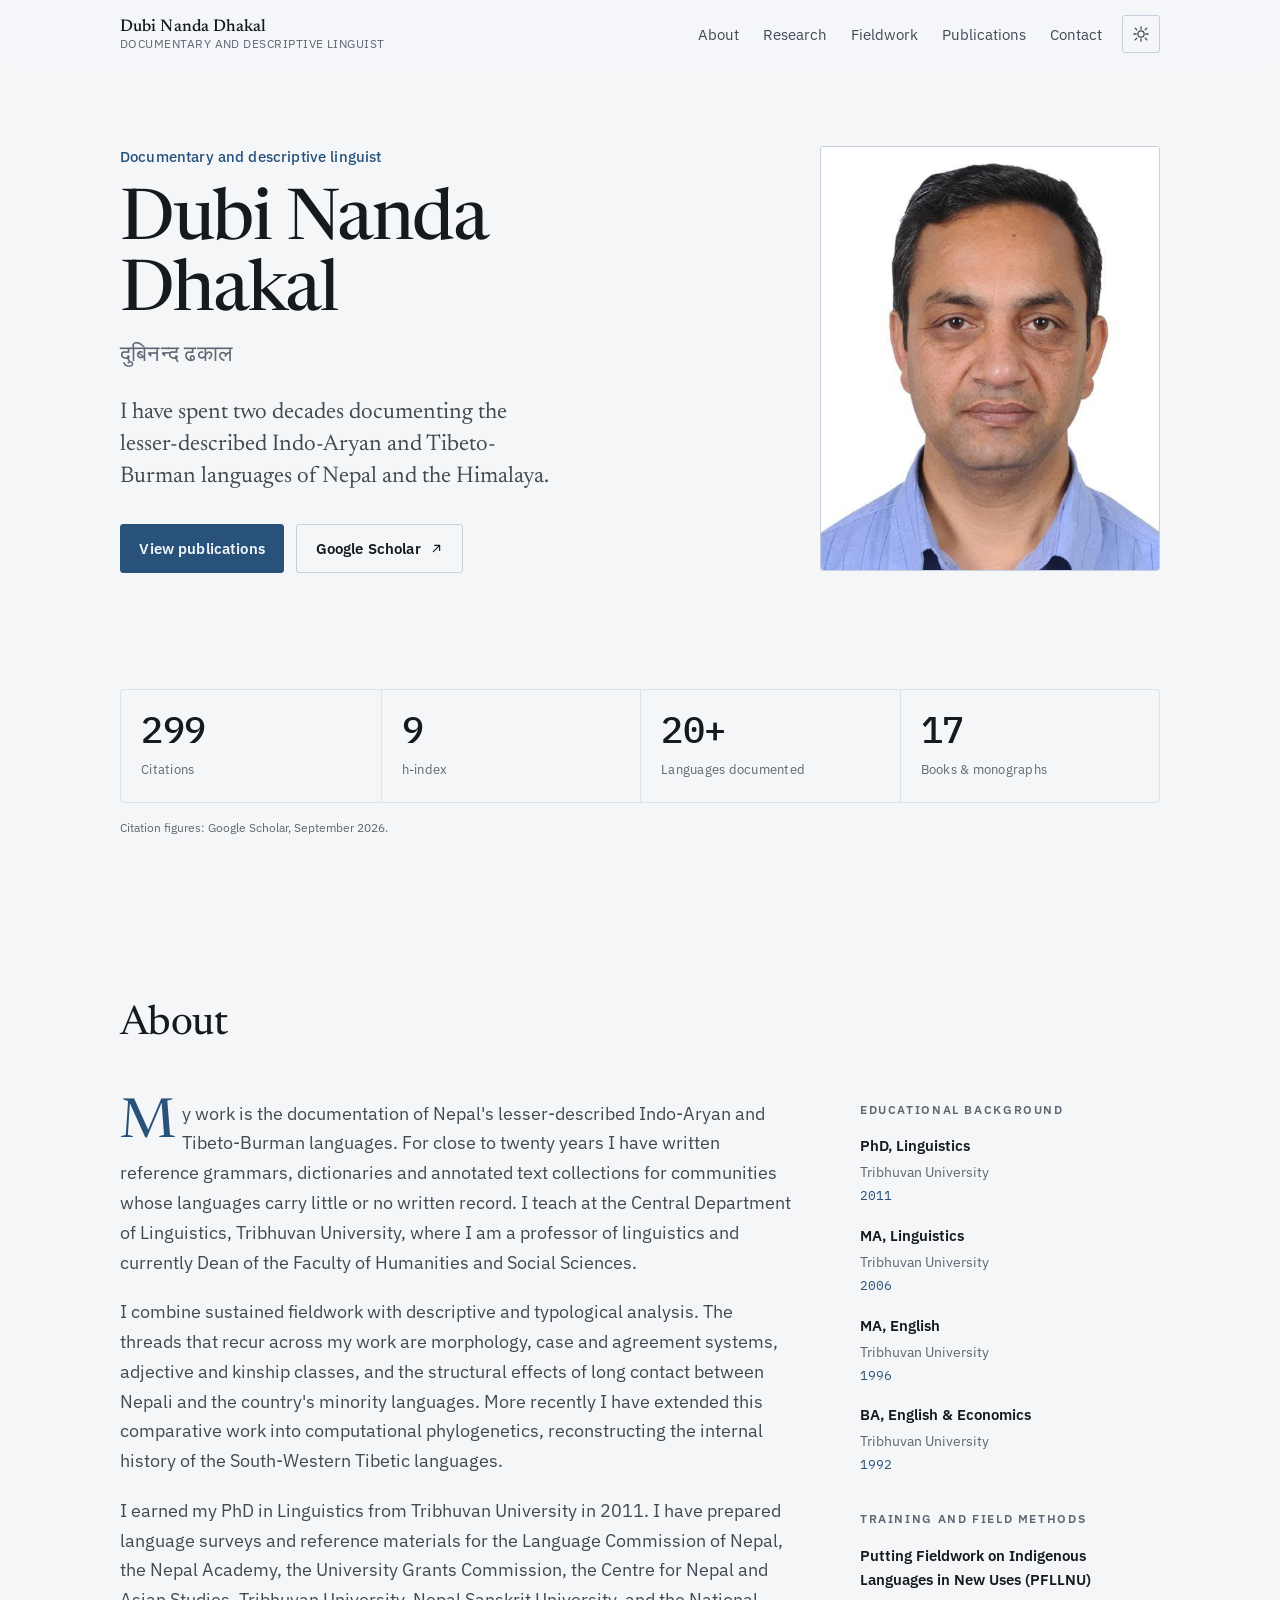
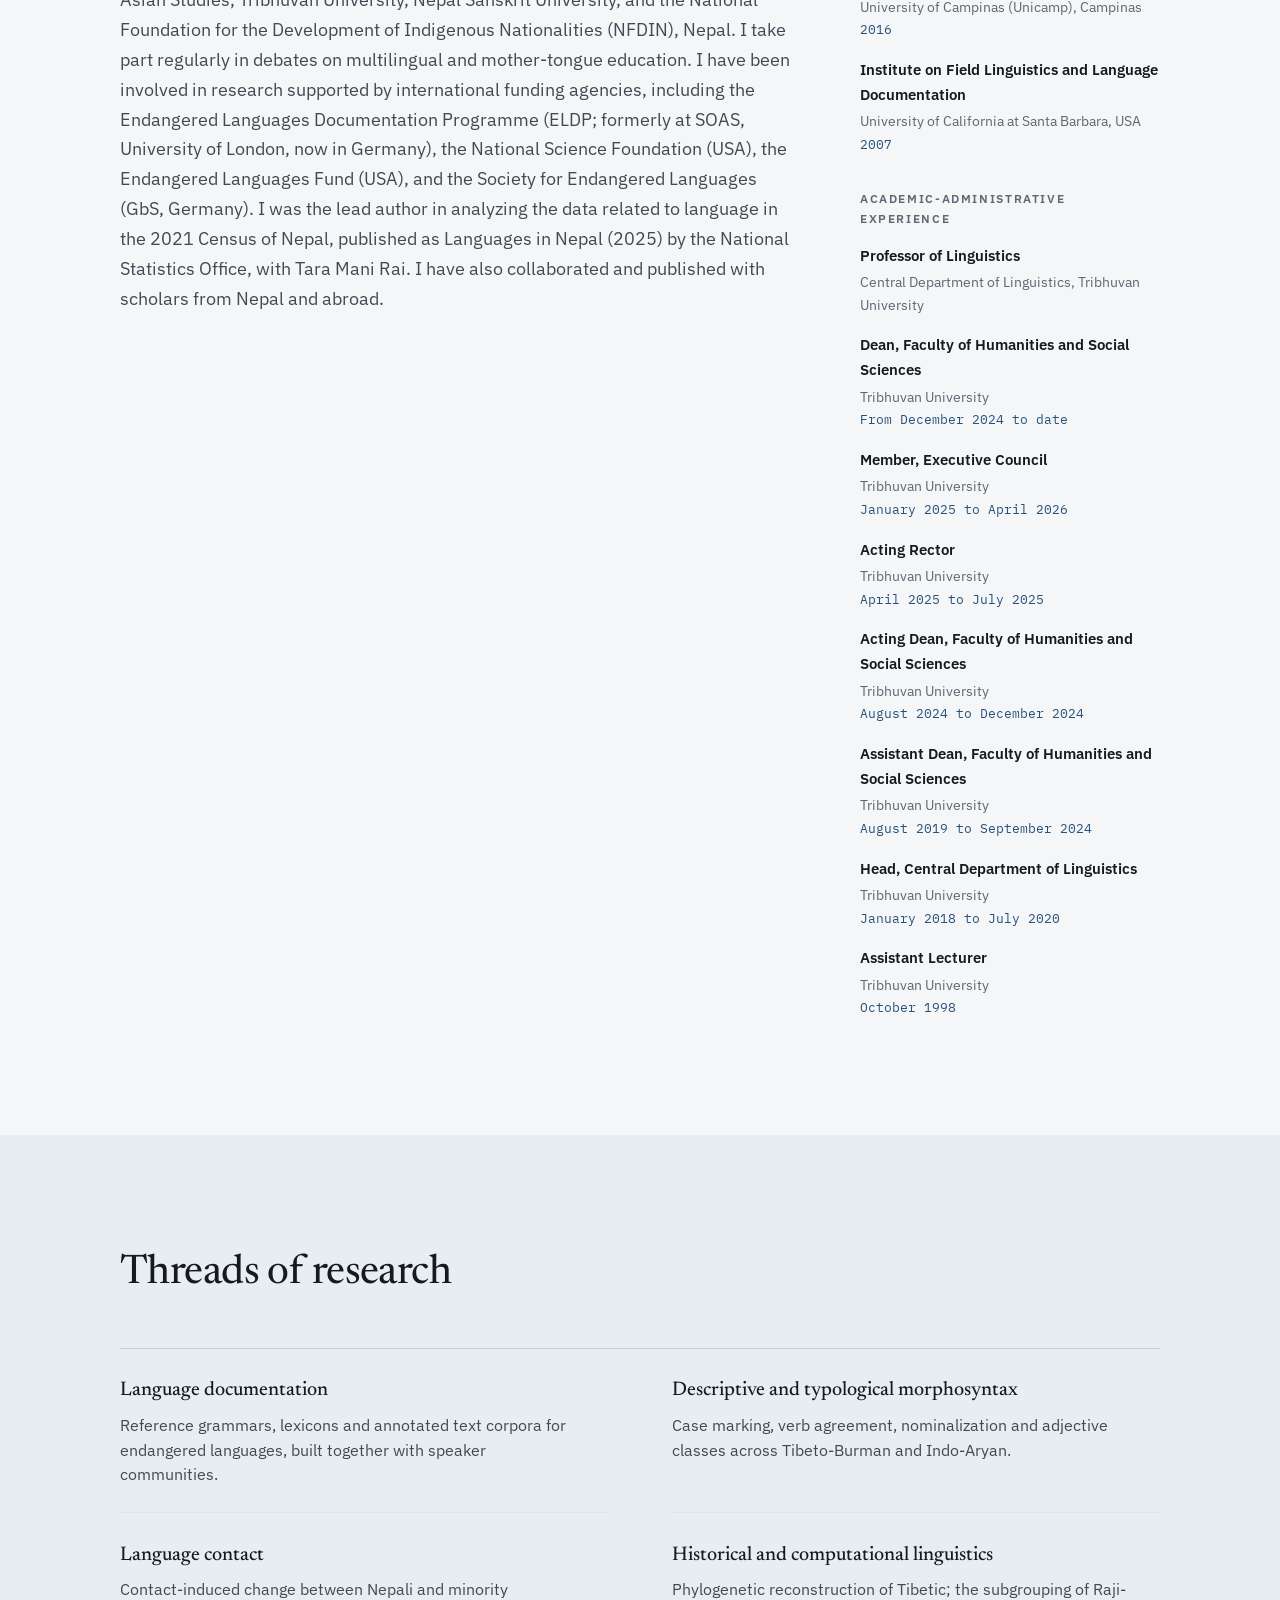
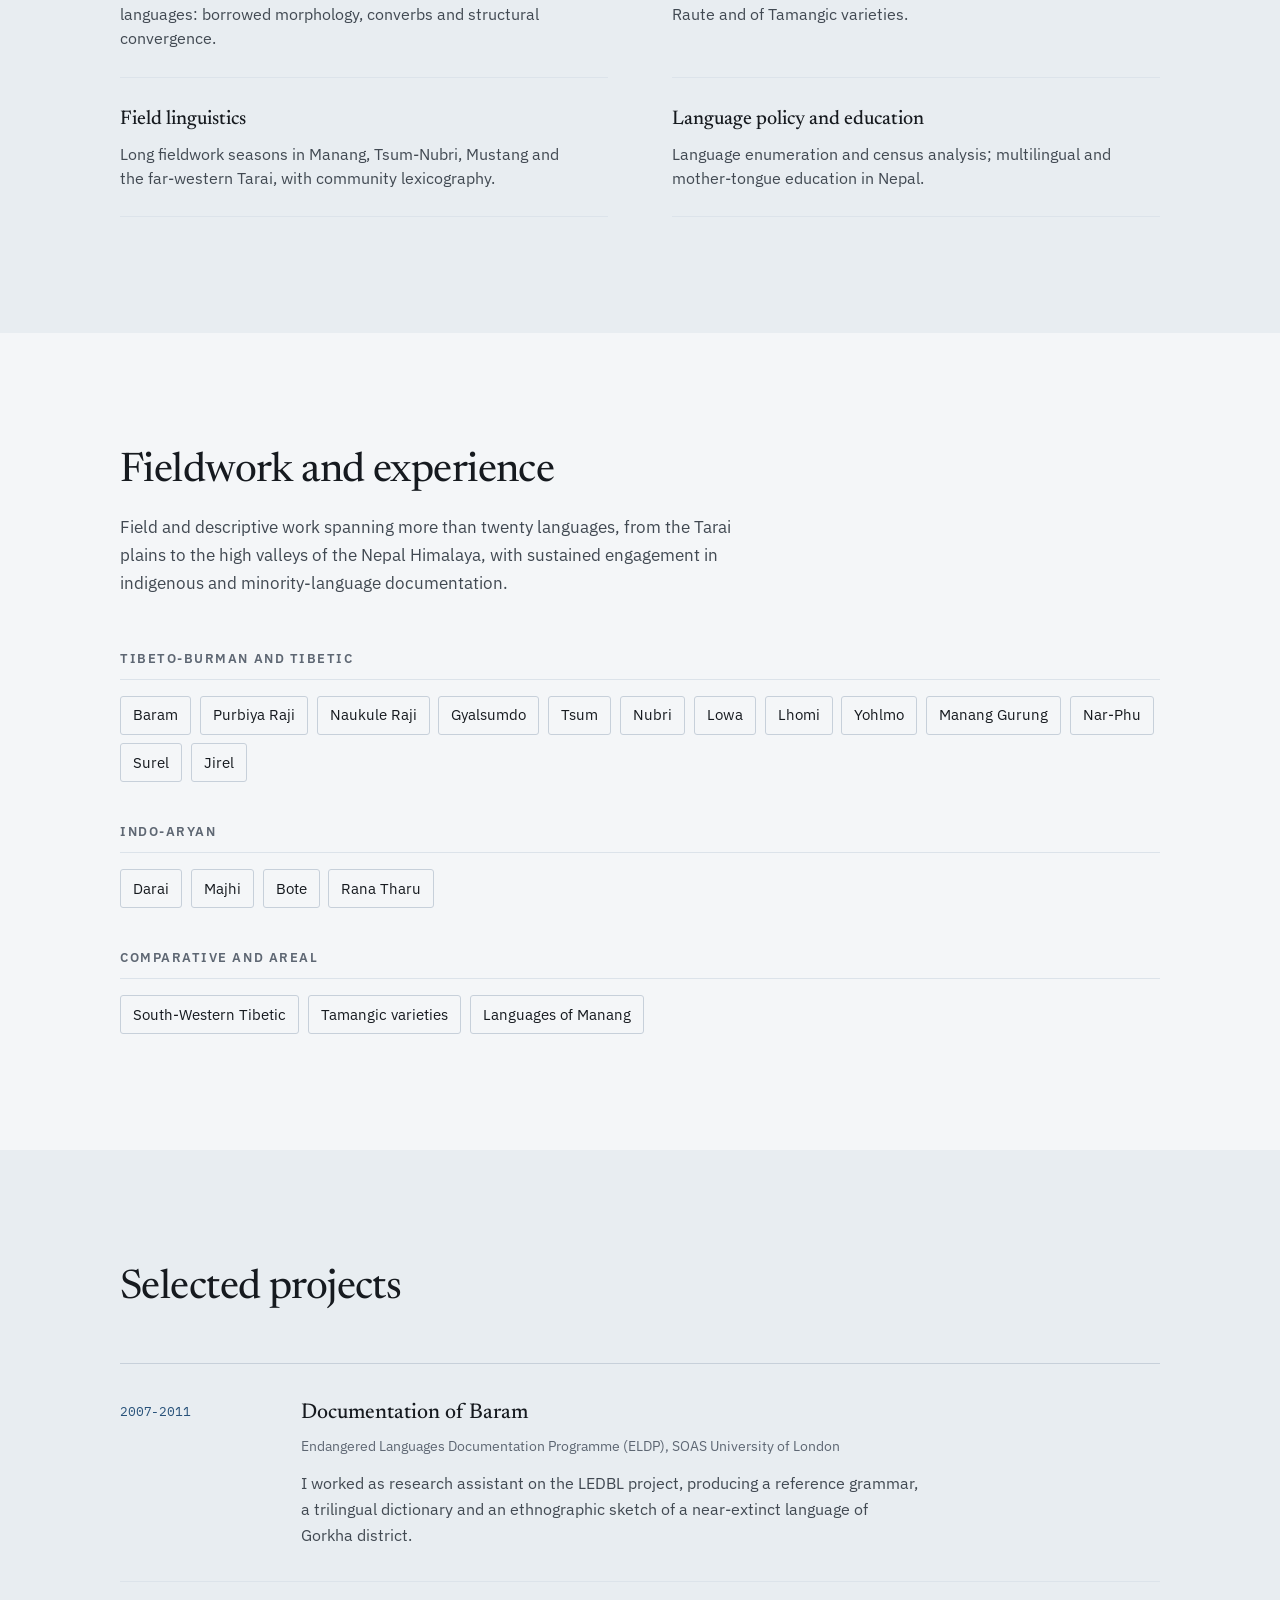
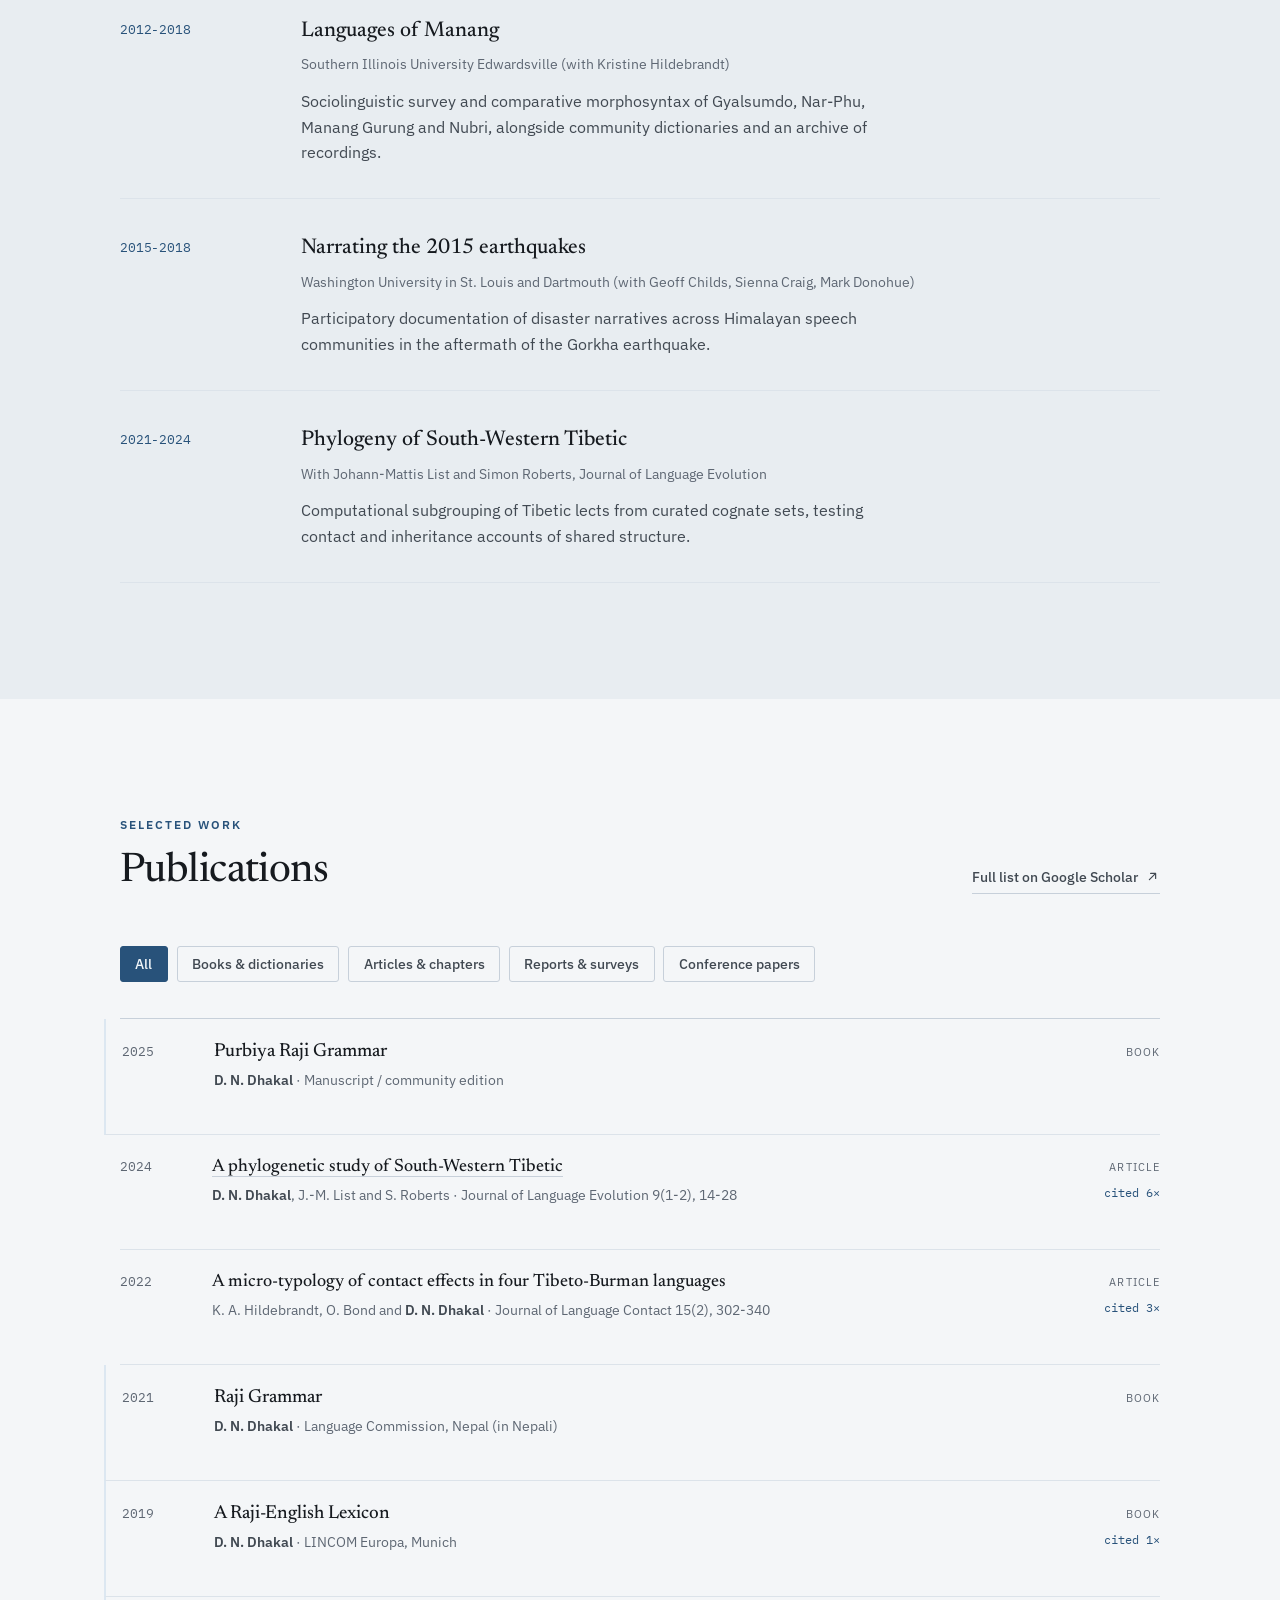
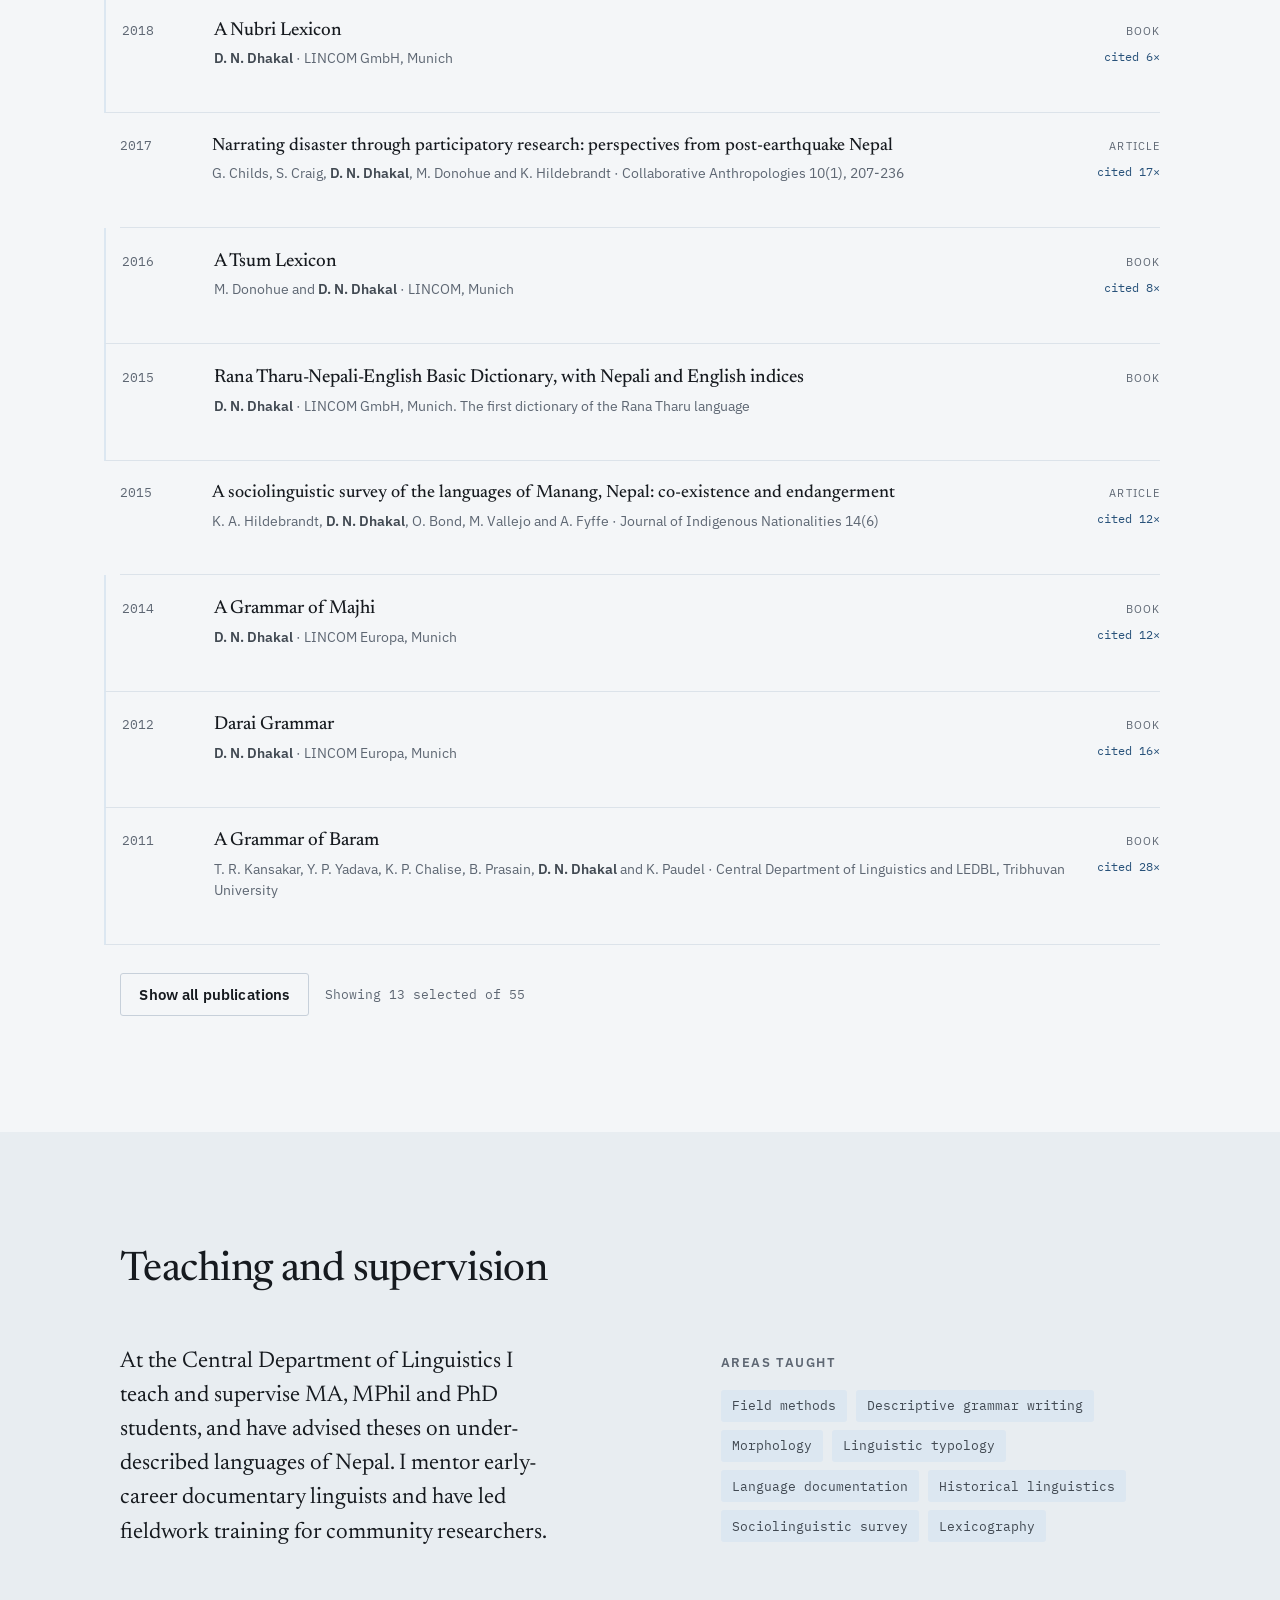
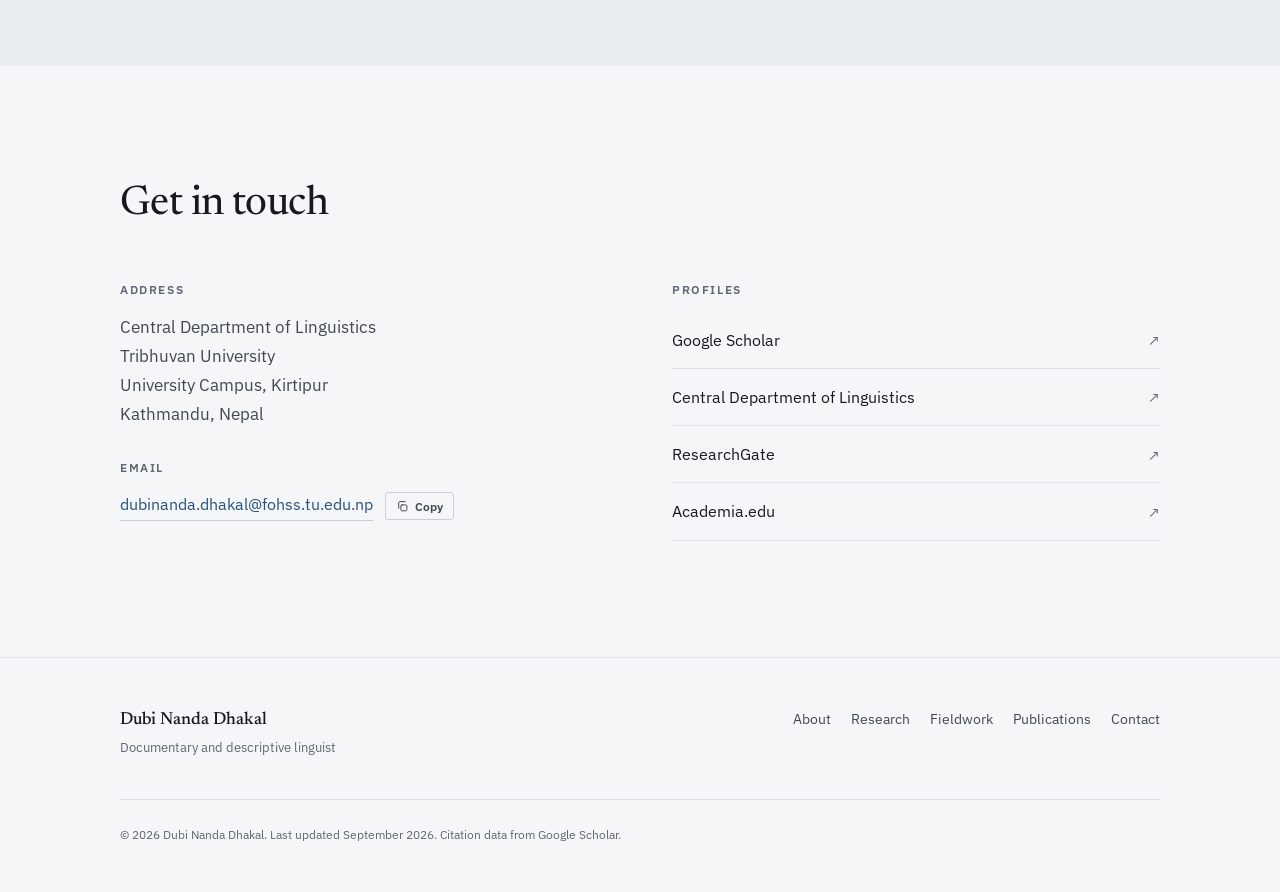
<file: index.html>
<!doctype html>
<html lang="en" data-theme="">
<head>
<meta charset="utf-8">
<meta name="viewport" content="width=device-width, initial-scale=1">
<title>Dubi Nanda Dhakal - Linguist</title>
<meta name="description" content="Dubi Nanda Dhakal, linguist at Tribhuvan University. I document the endangered Indo-Aryan and Tibeto-Burman languages of Nepal: reference grammars, dictionaries, text collections and research.">
<meta name="author" content="Dubi Nanda Dhakal">
<meta name="color-scheme" content="light dark">

<meta property="og:type" content="profile">
<meta property="og:title" content="Dubi Nanda Dhakal - Linguist">
<meta property="og:description" content="Documentary and descriptive linguist at Tribhuvan University. Grammars, dictionaries and text collections for the endangered languages of Nepal and the Himalaya.">
<meta property="og:locale" content="en_US">

<link rel="icon" type="image/png" sizes="32x32" href="assets/img/favicon-32.png">
<link rel="icon" type="image/png" sizes="180x180" href="assets/img/favicon-180.png">
<link rel="apple-touch-icon" href="assets/img/favicon-180.png">
<meta name="theme-color" content="#28527a">

<link rel="preconnect" href="https://fonts.googleapis.com">
<link rel="preconnect" href="https://fonts.gstatic.com" crossorigin>
<link href="https://fonts.googleapis.com/css2?family=Newsreader:ital,opsz,wght@0,6..72,380;0,6..72,440;0,6..72,520;1,6..72,400;1,6..72,480&family=IBM+Plex+Sans:wght@400;500;600&family=IBM+Plex+Mono:wght@400;500&display=swap" rel="stylesheet">

<link rel="stylesheet" href="assets/css/styles.css">
</head>
<body>

<a class="skip-link" href="#main">Skip to content</a>

<header class="site-header" id="siteHeader">
  <div class="wrap site-header__inner">
    <a class="wordmark" href="#top">
      <span class="wordmark__name">Dubi Nanda Dhakal</span>
      <span class="wordmark__role">Linguist · Tribhuvan University</span>
    </a>

    <nav class="site-nav" aria-label="Primary">
      <button class="nav-toggle" id="navToggle" aria-expanded="false" aria-controls="navList">
        <span class="nav-toggle__bar" aria-hidden="true"></span>
        <span class="sr-only">Menu</span>
      </button>
      <ul class="site-nav__list" id="navList">
        <li><a href="#about">About</a></li>
        <li><a href="#research">Research</a></li>
        <li><a href="#fieldwork">Fieldwork</a></li>
        <li><a href="#publications">Publications</a></li>
        <li><a href="#contact">Contact</a></li>
      </ul>
    </nav>

    <button class="theme-toggle" id="themeToggle" aria-label="Switch colour theme" title="Switch colour theme">
      <svg class="theme-toggle__icon theme-toggle__icon--sun" viewBox="0 0 24 24" aria-hidden="true"><circle cx="12" cy="12" r="4.2"/><path d="M12 2.5v3M12 18.5v3M4.2 4.2l2.1 2.1M17.7 17.7l2.1 2.1M2.5 12h3M18.5 12h3M4.2 19.8l2.1-2.1M17.7 6.3l2.1-2.1"/></svg>
    <svg class="theme-toggle__icon theme-toggle__icon--moon" viewBox="0 0 24 24" aria-hidden="true"><path d="M20 14.5A8 8 0 0 1 9.5 4a8 8 0 1 0 10.5 10.5z"/></svg>
    </button>
  </div>
</header>

<main id="main">
  <span id="top"></span>

  <!-- ============ HERO ============ -->
  <section class="hero wrap" aria-labelledby="heroName">
    <div class="hero__text">
      <p class="hero__kicker" id="siteRole">Documentary and descriptive linguist</p>
      <h1 class="hero__name" id="heroName">Dubi&nbsp;Nanda<br>Dhakal</h1>
      <p class="hero__deva" id="siteDeva" lang="ne" aria-hidden="true"></p>
      <p class="hero__lede" id="siteTagline"></p>
      <div class="hero__actions">
        <a class="btn btn--solid" id="heroPublications" href="#publications">View publications</a>
        <a class="btn btn--ghost" id="heroScholar" href="#" target="_blank" rel="noopener">
          Google Scholar
          <svg class="btn__ext" viewBox="0 0 24 24" aria-hidden="true"><path d="M7 17 17 7M9 7h8v8"/></svg>
        </a>
      </div>
    </div>

    <div class="hero__aside">
      <figure class="portrait">
        <img id="portraitImg" src="assets/img/dubi-nanda-dhakal.jpg" width="600" height="600"
             alt="Portrait of Professor Dubi Nanda Dhakal" loading="eager" fetchpriority="high"
             onerror="this.style.display='none';this.closest('.portrait').classList.add('portrait--empty')">
        <span class="portrait__fallback" aria-hidden="true">दु<span class="portrait__initials">DND</span></span>
      </figure>
    </div>
  </section>

  <!-- ============ METRICS ============ -->
  <section class="metrics wrap" aria-label="Research profile at a glance">
    <ul class="metrics__list" id="metricsList"></ul>
    <p class="metrics__note" id="metricsNote"></p>
  </section>

  <!-- ============ ABOUT ============ -->
  <section class="section wrap" id="about" aria-labelledby="aboutHeading">
    <div class="section__head">
      <h2 class="section__title" id="aboutHeading">About</h2>
    </div>
    <div class="about">
      <div class="about__prose" id="aboutProse"></div>
      <aside class="about__meta">
        <div class="meta-block">
          <h3 class="meta-block__title">Educational background</h3>
          <ul class="meta-list" id="educationList"></ul>
        </div>
        <div class="meta-block">
          <h3 class="meta-block__title">Training and field methods</h3>
          <ul class="meta-list" id="trainingList"></ul>
        </div>
        <div class="meta-block">
          <h3 class="meta-block__title">Academic-administrative experience</h3>
          <ul class="meta-list" id="appointmentsList"></ul>
        </div>
      </aside>
    </div>
  </section>

  <!-- ============ RESEARCH ============ -->
  <section class="section section--tint wrap-full" id="research" aria-labelledby="researchHeading">
    <div class="wrap">
      <div class="section__head">
        <h2 class="section__title" id="researchHeading">Threads of research</h2>
      </div>
      <dl class="research" id="researchList"></dl>
    </div>
  </section>

  <!-- ============ FIELDWORK ============ -->
  <section class="section wrap" id="fieldwork" aria-labelledby="fieldworkHeading">
    <div class="section__head">
      <h2 class="section__title" id="fieldworkHeading">Fieldwork and experience</h2>
      <p class="section__intro" id="fieldworkIntro"></p>
    </div>

    <div class="langs" id="langGroups"></div>
  </section>

  <!-- ============ PROJECTS ============ -->
  <section class="section section--tint wrap-full" id="projects" aria-labelledby="projectsHeading">
    <div class="wrap">
      <div class="section__head">
        <h2 class="section__title" id="projectsHeading">Selected projects</h2>
      </div>
      <ol class="projects" id="projectList"></ol>
    </div>
  </section>

  <!-- ============ PUBLICATIONS ============ -->
  <section class="section wrap" id="publications" aria-labelledby="pubHeading">
    <div class="section__head section__head--split">
      <div>
        <p class="eyebrow">Selected work</p>
        <h2 class="section__title" id="pubHeading">Publications</h2>
      </div>
      <a class="section__aside-link" id="pubScholarLink" href="#" target="_blank" rel="noopener">
        Full list on Google Scholar
        <svg class="btn__ext" viewBox="0 0 24 24" aria-hidden="true"><path d="M7 17 17 7M9 7h8v8"/></svg>
      </a>
    </div>

    <div class="filters" role="group" aria-label="Filter publications by type">
      <button class="chip is-active" data-filter="all" aria-pressed="true">All</button>
      <button class="chip" data-filter="book" aria-pressed="false">Books &amp; dictionaries</button>
      <button class="chip" data-filter="article" aria-pressed="false">Articles &amp; chapters</button>
      <button class="chip" data-filter="report" aria-pressed="false">Reports &amp; surveys</button>
      <button class="chip" data-filter="conference" aria-pressed="false">Conference papers</button>
    </div>

    <ol class="pubs" id="pubList"></ol>
    <p class="pubs__empty" id="pubEmpty" hidden>No publications match that filter.</p>

    <div class="pubs__more">
      <button class="btn btn--ghost" id="pubToggle" aria-expanded="false">Show all publications</button>
      <span class="pubs__count" id="pubCount"></span>
    </div>
  </section>

  <!-- ============ TEACHING ============ -->
  <section class="section section--tint wrap-full" id="teaching" aria-labelledby="teachHeading">
    <div class="wrap">
      <div class="section__head">
        <h2 class="section__title" id="teachHeading">Teaching and supervision</h2>
      </div>
      <div class="teaching">
        <p class="prose-lg" id="teachingText"></p>
        <div class="teaching__areas">
          <h3 class="regions__title">Areas taught</h3>
          <ul class="regions__list" id="teachingAreas"></ul>
        </div>
      </div>
    </div>
  </section>

  <!-- ============ CONTACT ============ -->
  <section class="section wrap" id="contact" aria-labelledby="contactHeading">
    <div class="section__head">
      <h2 class="section__title" id="contactHeading">Get in touch</h2>
    </div>
    <div class="contact">
      <div class="contact__col">
        <h3 class="meta-block__title">Address</h3>
        <address class="contact__address" id="contactAddress"></address>

        <h3 class="meta-block__title contact__email-title">Email</h3>
        <div class="contact__email">
          <a class="contact__email-link" id="contactEmail" href="#">&nbsp;</a>
          <button class="contact__copy" id="contactCopy" type="button">
            <svg class="contact__copy-icon" viewBox="0 0 24 24" aria-hidden="true"><rect x="9" y="9" width="11" height="11" rx="2"/><path d="M5 15V5a2 2 0 0 1 2-2h10"/></svg>
            <span class="contact__copy-label">Copy</span>
          </button>
        </div>
        <p class="contact__email-hint" id="contactEmailHint" hidden>Copied to clipboard</p>
      </div>
      <div class="contact__col">
        <h3 class="meta-block__title">Profiles</h3>
        <ul class="contact__links" id="contactLinks"></ul>
      </div>
    </div>
  </section>
</main>

<footer class="site-footer wrap-full">
  <div class="wrap site-footer__inner">
    <div>
      <p class="site-footer__name">Dubi Nanda Dhakal</p>
      <p class="site-footer__role">Professor of Linguistics · Tribhuvan University</p>
    </div>
    <nav class="site-footer__nav" aria-label="Footer">
      <a href="#about">About</a>
      <a href="#research">Research</a>
      <a href="#fieldwork">Fieldwork</a>
      <a href="#publications">Publications</a>
      <a href="#contact">Contact</a>
    </nav>
    <p class="site-footer__fine" id="footerFine"></p>
  </div>
</footer>

<noscript>
  <div class="wrap" style="padding:2rem 0">
    <p>I am Dubi Nanda Dhakal, a professor of linguistics at the Central Department of Linguistics,
    Tribhuvan University. I document the endangered Indo-Aryan and Tibeto-Burman languages of Nepal.
    See my full publication list on
    <a href="https://scholar.google.com/citations?user=uSFaQ0oAAAAJ&hl=en">Google Scholar</a>.</p>
  </div>
</noscript>

<script src="assets/js/data.js"></script>
<script src="assets/js/main.js"></script>
</body>
</html>
</file>
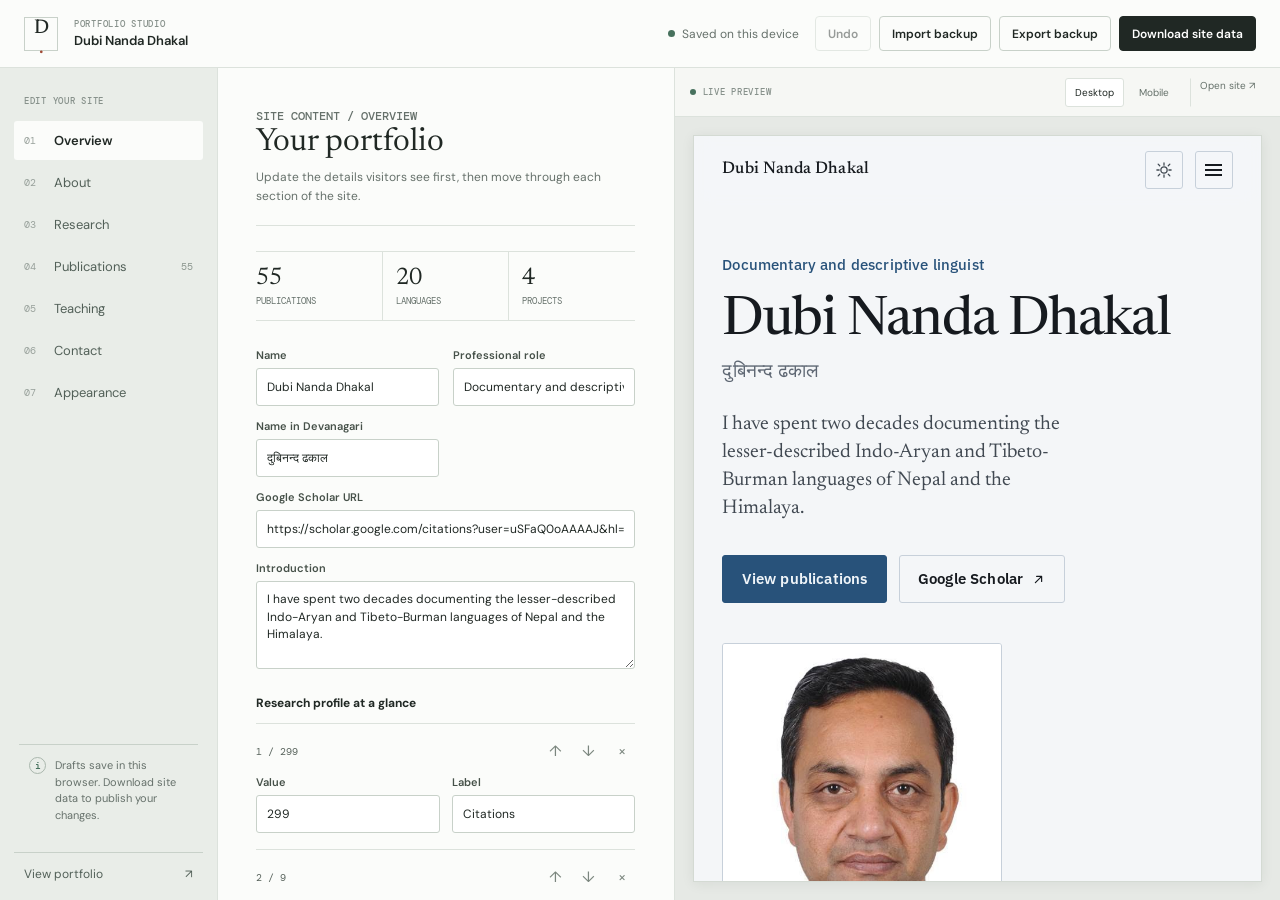
<file: admin.html>
<!doctype html>
<html lang="en">
<head>
<meta charset="utf-8">
<meta name="viewport" content="width=device-width, initial-scale=1">
<meta name="theme-color" content="#f4f5f2">
<title>Portfolio Studio</title>
<link rel="preconnect" href="https://fonts.googleapis.com">
<link rel="preconnect" href="https://fonts.gstatic.com" crossorigin>
<link href="https://fonts.googleapis.com/css2?family=DM+Mono:wght@400;500&family=DM+Sans:wght@400;500;600;700&family=Newsreader:opsz,wght@6..72,400;6..72,500&display=swap" rel="stylesheet">
<link rel="stylesheet" href="assets/css/admin.css">
</head>
<body>
<header class="topbar">
  <a class="studio-mark" href="index.html" aria-label="Return to portfolio">D<span>.</span></a>
  <div class="topbar__title">
    <span class="topbar__eyebrow">PORTFOLIO STUDIO</span>
    <strong id="adminName">Website editor</strong>
  </div>
  <div class="topbar__status" id="saveStatus" role="status" aria-live="polite">
    <span class="status-dot"></span><span>Draft ready</span>
  </div>
  <div class="topbar__actions">
    <button class="button button--quiet" id="undoButton" type="button" disabled>Undo</button>
    <button class="button button--quiet" id="importButton" type="button">Import backup</button>
    <button class="button button--primary" id="exportButton" type="button">Download site data</button>
    <input id="importFile" type="file" accept="application/json,.json" hidden>
  </div>
</header>

<div class="admin-layout">
  <aside class="sidebar">
    <p class="sidebar__label">EDIT YOUR SITE</p>
    <nav class="section-nav" id="sectionNav" aria-label="Editor sections"></nav>
    <div class="sidebar__note">
      <span class="sidebar__note-mark" aria-hidden="true">i</span>
      <p>Drafts save in this browser. Download site data to publish your changes.</p>
    </div>
    <a class="sidebar__return" href="index.html">View portfolio <span aria-hidden="true">↗</span></a>
  </aside>

  <main class="workspace">
    <section class="editor-pane" aria-label="Portfolio editor">
      <div class="editor-pane__scroll" id="editorContent"></div>
    </section>
    <section class="preview-pane" aria-label="Live website preview">
      <div class="preview-toolbar">
        <div class="preview-toolbar__label"><span class="preview-live-dot"></span> LIVE PREVIEW</div>
        <div class="preview-toolbar__actions">
          <button class="preview-mode is-active" type="button" data-preview="desktop" aria-pressed="true">Desktop</button>
          <button class="preview-mode" type="button" data-preview="mobile" aria-pressed="false">Mobile</button>
          <a class="preview-open" href="index.html" target="_blank" rel="noopener">Open site ↗</a>
        </div>
      </div>
      <div class="preview-stage" id="previewStage">
        <iframe id="sitePreview" title="Live preview of the portfolio website" src="index.html"></iframe>
      </div>
    </section>
  </main>
</div>

<script src="assets/js/data.js"></script>
<script src="assets/js/admin.js"></script>
</body>
</html>
</file>
<file: assets/css/styles.css>
/* =============================================================================
   Dubi Nanda Dhakal - portfolio
   Native CSS. No framework, no build step.
   Type:  Newsreader (display, literary serif) + IBM Plex Sans (text / UI)
   Accent: a single deep Prussian blue, the colour of a Himalayan sky and of
           archival ink, on cool paper. Locked across the whole page, both themes.
   ========================================================================== */

/* ---------- Tokens ---------- */
:root {
  --paper: #f4f6f8;
  --surface-2: #e8edf1;
  --ink: #161a1f;
  --ink-2: #414952;
  --ink-3: #5e6773;
  --line: #dce3ea;
  --line-2: #c7d0da;
  --accent: #28527a;
  --accent-2: #1e4061;
  --accent-wash: #dce7f1;
  --on-accent: #f0f5f9;

  --r: 3px;
  --measure: 63ch;
  --wrap: 1120px;
  --wrap-narrow: 760px;

  --ff-serif: "Newsreader", "Iowan Old Style", "Palatino Linotype", Georgia, serif;
  --ff-sans: "IBM Plex Sans", ui-sans-serif, system-ui, -apple-system, "Segoe UI", Roboto, Helvetica, Arial, sans-serif;
  --ff-mono: "IBM Plex Mono", ui-monospace, SFMono-Regular, Menlo, Consolas, monospace;

  --step-hero: clamp(2.7rem, 1.9rem + 4.2vw, 4.4rem);
  --step-h2: clamp(1.8rem, 1.35rem + 1.9vw, 2.55rem);
  --step-h3: clamp(1.12rem, 1rem + 0.4vw, 1.32rem);
  --step-lede: clamp(1.14rem, 1rem + 0.7vw, 1.42rem);

  --pad-section: clamp(4rem, 2.5rem + 7vw, 7.25rem);
  --ease: cubic-bezier(0.16, 1, 0.3, 1);
}

@media (prefers-color-scheme: dark) {
  :root:not([data-theme="light"]) {
    --paper: #12151a;
    --surface-2: #191d24;
    --ink: #e5e9ee;
    --ink-2: #a7afba;
    --ink-3: #828b98;
    --line: #262c34;
    --line-2: #333b46;
    --accent: #8fb6db;
    --accent-2: #abcae7;
    --accent-wash: #1b2836;
    --on-accent: #0d1620;
  }
}

:root[data-theme="dark"] {
  --paper: #12151a;
  --surface-2: #191d24;
  --ink: #e5e9ee;
  --ink-2: #a7afba;
  --ink-3: #828b98;
  --line: #262c34;
  --line-2: #333b46;
  --accent: #8fb6db;
  --accent-2: #abcae7;
  --accent-wash: #1b2836;
  --on-accent: #0d1620;
}

/* ---------- Reset-ish ---------- */
*, *::before, *::after { box-sizing: border-box; }
html { -webkit-text-size-adjust: 100%; scroll-behavior: smooth; }
@media (prefers-reduced-motion: reduce) { html { scroll-behavior: auto; } }

body {
  margin: 0;
  background: var(--paper);
  color: var(--ink);
  font-family: var(--ff-sans);
  font-size: 1.0625rem;
  line-height: 1.62;
  font-feature-settings: "kern" 1, "liga" 1;
  -webkit-font-smoothing: antialiased;
  text-rendering: optimizeLegibility;
  transition: background-color .35s var(--ease), color .35s var(--ease);
}

h1, h2, h3 { font-family: var(--ff-serif); font-weight: 440; }
p { margin: 0 0 1.1em; }
a { color: inherit; }
img { max-width: 100%; display: block; }
:focus-visible {
  outline: 2px solid var(--accent);
  outline-offset: 3px;
  border-radius: 2px;
}

.sr-only {
  position: absolute; width: 1px; height: 1px;
  padding: 0; margin: -1px; overflow: hidden;
  clip: rect(0 0 0 0); white-space: nowrap; border: 0;
}

.skip-link {
  position: fixed; top: 0; left: 0; z-index: 200;
  background: var(--accent); color: var(--on-accent);
  padding: .65rem 1rem; font-weight: 600; font-size: .9rem;
  transform: translateY(-120%);
  transition: transform .2s var(--ease);
}
.skip-link:focus { transform: translateY(0); }

/* ---------- Layout helpers ---------- */
.wrap {
  width: 100%;
  max-width: var(--wrap);
  margin-inline: auto;
  padding-inline: clamp(1.15rem, 5vw, 2.5rem);
}
.wrap-full { width: 100%; }
.section--narrow { max-width: var(--wrap-narrow); }

/* ---------- Header ---------- */
.site-header {
  position: sticky; top: 0; z-index: 100;
  background: color-mix(in srgb, var(--paper) 86%, transparent);
  backdrop-filter: saturate(180%) blur(9px);
  -webkit-backdrop-filter: saturate(180%) blur(9px);
  border-bottom: 1px solid transparent;
  transition: border-color .3s var(--ease), background-color .3s var(--ease);
}
.site-header.is-stuck {
  border-bottom-color: var(--line);
  background: color-mix(in srgb, var(--paper) 94%, transparent);
}
.site-header__inner {
  display: flex; align-items: center; gap: 1.25rem;
  height: 68px;
}
.wordmark {
  text-decoration: none; display: grid; line-height: 1.15;
  margin-right: auto;
}
.wordmark__name {
  font-family: var(--ff-serif); font-size: 1.06rem; font-weight: 520;
  letter-spacing: .005em;
}
.wordmark__role {
  font-size: .72rem; letter-spacing: .04em; text-transform: uppercase;
  color: var(--ink-3);
}

.site-nav { display: flex; align-items: center; }
.site-nav__list {
  display: flex; gap: 1.5rem; list-style: none; margin: 0; padding: 0;
}
.site-nav__list a {
  text-decoration: none; font-size: .92rem; color: var(--ink-2);
  padding: .35rem 0; position: relative;
  transition: color .2s var(--ease);
}
.site-nav__list a::after {
  content: ""; position: absolute; left: 0; right: 100%; bottom: 0;
  height: 1px; background: var(--accent);
  transition: right .28s var(--ease);
}
.site-nav__list a:hover { color: var(--ink); }
.site-nav__list a:hover::after { right: 0; }

.nav-toggle { display: none; }

.theme-toggle {
  flex: none;
  width: 38px; height: 38px;
  display: grid; place-items: center;
  background: transparent;
  border: 1px solid var(--line-2);
  border-radius: var(--r);
  color: var(--ink-2);
  cursor: pointer;
  transition: border-color .2s var(--ease), color .2s var(--ease), background-color .2s var(--ease);
}
.theme-toggle:hover { color: var(--ink); border-color: var(--ink-3); }
.theme-toggle__icon { width: 18px; height: 18px; fill: none; stroke: currentColor; stroke-width: 1.7; stroke-linecap: round; stroke-linejoin: round; }
.theme-toggle__icon--moon { display: none; }
:root[data-theme="dark"] .theme-toggle__icon--sun { display: none; }
:root[data-theme="dark"] .theme-toggle__icon--moon { display: block; }
@media (prefers-color-scheme: dark) {
  :root:not([data-theme="light"]) .theme-toggle__icon--sun { display: none; }
  :root:not([data-theme="light"]) .theme-toggle__icon--moon { display: block; }
}

/* ---------- Buttons ---------- */
.btn {
  -webkit-appearance: none;
  appearance: none;
  display: inline-flex; align-items: center; gap: .5rem;
  font-family: var(--ff-sans); font-size: .92rem; font-weight: 600;
  letter-spacing: .01em;
  padding: .7rem 1.15rem;
  border-radius: var(--r);
  text-decoration: none;
  background: transparent;
  color: var(--ink);
  border: 1px solid var(--line-2);
  cursor: pointer;
  transition: transform .12s var(--ease), background-color .2s var(--ease), border-color .2s var(--ease), color .2s var(--ease);
  white-space: nowrap;
}
.btn--solid {
  background: var(--accent); border-color: var(--accent); color: var(--on-accent);
}
.btn--solid:hover { background: var(--accent-2); border-color: var(--accent-2); }
.btn--ghost { background: transparent; color: var(--ink); }
.btn--ghost:hover {
  border-color: var(--ink);
  background: color-mix(in srgb, var(--ink) 5%, transparent);
}
.btn:active { transform: translateY(1px); }
.btn__ext { width: 15px; height: 15px; fill: none; stroke: currentColor; stroke-width: 1.9; stroke-linecap: round; stroke-linejoin: round; }

/* ---------- Hero ---------- */
.hero {
  display: grid;
  grid-template-columns: 1.15fr .85fr;
  gap: clamp(2rem, 5vw, 4.5rem);
  align-items: center;
  padding-top: clamp(2.25rem, 1.5rem + 4vw, 4.75rem);
  padding-bottom: clamp(2.5rem, 1.75rem + 3.5vw, 4.25rem);
}
.hero__kicker {
  font-size: .96rem; color: var(--accent); font-weight: 500;
  margin: 0 0 1.1rem; letter-spacing: .01em;
}
.hero__name {
  font-size: var(--step-hero);
  line-height: 1.02;
  letter-spacing: -0.021em;
  font-weight: 440;
  margin: 0 0 .5rem;
}
.hero__deva {
  font-family: var(--ff-serif);
  font-size: clamp(1.1rem, 1rem + .6vw, 1.4rem);
  color: var(--ink-3);
  margin: 0 0 1.4rem;
  letter-spacing: .01em;
}
.hero__lede {
  font-family: var(--ff-serif);
  font-size: var(--step-lede);
  line-height: 1.4;
  color: var(--ink-2);
  max-width: 34ch;
  margin: 0 0 2rem;
}
.hero__actions { display: flex; flex-wrap: wrap; gap: .75rem; }

.hero__aside { display: flex; justify-content: flex-end; }
.portrait {
  position: relative;
  margin: 0;
  width: 100%;
  max-width: 340px;
  aspect-ratio: 4 / 5;
  border: 1px solid var(--line-2);
  border-radius: var(--r);
  overflow: hidden;
  background: var(--surface-2);
}
.portrait img { width: 100%; height: 100%; object-fit: cover; }
.portrait__fallback { display: none; }
.portrait--empty {
  display: grid; place-items: center;
  background:
    radial-gradient(130% 130% at 20% 8%, color-mix(in srgb, var(--accent) 10%, transparent), transparent 62%),
    repeating-linear-gradient(135deg, transparent 0 17px, color-mix(in srgb, var(--ink) 2.5%, transparent) 17px 18px),
    var(--surface-2);
}
.portrait--empty .portrait__fallback {
  display: grid; place-items: center; text-align: center;
  font-family: var(--ff-serif);
  font-size: clamp(3rem, 8vw, 4.75rem);
  color: var(--accent);
  line-height: 1;
}
.portrait__initials {
  display: block;
  font-family: var(--ff-mono);
  font-size: .78rem;
  letter-spacing: .3em;
  color: var(--ink-3);
  margin-top: .75rem;
}

/* ---------- Metrics ---------- */
.metrics { padding-block: clamp(2rem, 4vw, 3rem); }
.metrics__list {
  list-style: none; margin: 0; padding: 0;
  display: grid; grid-template-columns: repeat(4, 1fr);
  border: 1px solid var(--line);
  border-radius: var(--r);
  overflow: hidden;
}
.metrics__list li {
  padding: 1.35rem 1.25rem;
  border-left: 1px solid var(--line);
}
.metrics__list li:first-child { border-left: 0; }
.metric__value {
  font-family: var(--ff-mono);
  font-size: clamp(1.6rem, 1.2rem + 1.4vw, 2.3rem);
  font-weight: 500;
  color: var(--ink);
  line-height: 1;
  letter-spacing: -.01em;
}
.metric__label {
  display: block; margin-top: .5rem;
  font-size: .8rem; color: var(--ink-3);
  letter-spacing: .02em;
}
.metrics__note {
  margin: .9rem 0 0; font-size: .78rem; color: var(--ink-3);
}

/* ---------- Sections ---------- */
.section { padding-block: var(--pad-section); }
.section--tint { background: var(--surface-2); }
.section__head { margin-bottom: clamp(2rem, 4vw, 3.25rem); }
.section__head--split {
  display: flex; align-items: flex-end; justify-content: space-between;
  gap: 1.5rem 2rem; flex-wrap: wrap;
}
.section__title {
  font-size: var(--step-h2);
  line-height: 1.12;
  letter-spacing: -.014em;
  margin: 0;
  max-width: 20ch;
}
.section__intro {
  margin: 1.1rem 0 0;
  max-width: var(--measure);
  color: var(--ink-2);
  font-size: 1.09rem;
}
.eyebrow {
  font-size: .74rem; text-transform: uppercase; letter-spacing: .17em;
  color: var(--accent); font-weight: 600;
  margin: 0 0 .9rem;
}
.section__aside-link {
  display: inline-flex; align-items: center; gap: .45rem;
  font-size: .9rem; font-weight: 500; color: var(--ink-2);
  text-decoration: none; padding-bottom: .3rem;
  border-bottom: 1px solid var(--line-2);
  transition: color .2s var(--ease), border-color .2s var(--ease);
}
.section__aside-link:hover { color: var(--accent); border-color: var(--accent); }

/* ---------- About ---------- */
.about {
  display: grid;
  grid-template-columns: minmax(0, 1fr) 300px;
  gap: clamp(2rem, 5vw, 4.5rem);
}
.about__prose p {
  font-size: 1.11rem;
  line-height: 1.68;
  color: var(--ink-2);
  max-width: var(--measure);
}
.about__prose p:first-child::first-letter {
  font-family: var(--ff-serif);
  font-size: 3.1em;
  float: left;
  line-height: .82;
  padding: .06em .1em .02em 0;
  color: var(--accent);
  font-weight: 440;
}
.about__prose p:last-child { margin-bottom: 0; }
.about__meta { display: grid; gap: 2rem; align-content: start; }
.meta-block__title {
  font-family: var(--ff-sans);
  font-size: .78rem; text-transform: uppercase; letter-spacing: .13em;
  color: var(--ink-3); font-weight: 600;
  margin: 0 0 .9rem;
}
.meta-list { list-style: none; margin: 0; padding: 0; display: grid; gap: 1rem; }
.meta-list li { display: grid; gap: .15rem; padding-left: 0; }
.meta-list__t { font-weight: 600; font-size: .96rem; color: var(--ink); }
.meta-list__s { font-size: .9rem; color: var(--ink-3); }
.meta-list__y { font-family: var(--ff-mono); font-size: .8rem; color: var(--accent); }

/* ---------- Research ---------- */
.research {
  margin: 0;
  display: grid;
  grid-template-columns: repeat(2, 1fr);
  gap: 0 clamp(2rem, 5vw, 4rem);
  border-top: 1px solid var(--line-2);
}
.research__item {
  padding: 1.6rem 0;
  border-bottom: 1px solid var(--line);
}
.research dt {
  font-family: var(--ff-serif);
  font-size: 1.24rem;
  font-weight: 480;
  margin-bottom: .4rem;
}
.research dd {
  margin: 0; color: var(--ink-2); font-size: .99rem; line-height: 1.55;
  max-width: 46ch;
}

/* ---------- Fieldwork ---------- */
.langs { display: grid; gap: 2.5rem; }
.lang-group__label {
  font-family: var(--ff-sans);
  font-size: .8rem; text-transform: uppercase; letter-spacing: .12em;
  color: var(--ink-3); font-weight: 600;
  margin: 0 0 1rem;
  padding-bottom: .6rem;
  border-bottom: 1px solid var(--line);
}
.lang-tags { display: flex; flex-wrap: wrap; gap: .55rem; }
.tag {
  font-size: .92rem;
  padding: .4rem .75rem;
  border: 1px solid var(--line-2);
  border-radius: var(--r);
  color: var(--ink);
  background: var(--paper);
  cursor: default;
  transition: border-color .18s var(--ease), color .18s var(--ease), background-color .18s var(--ease);
}
.tag:hover { border-color: var(--accent); color: var(--accent); }
.section--tint .tag { background: color-mix(in srgb, var(--paper) 55%, var(--surface-2)); }

.regions { margin-top: 3rem; }
.regions__title {
  font-family: var(--ff-sans);
  font-size: .8rem; text-transform: uppercase; letter-spacing: .12em;
  color: var(--ink-3); font-weight: 600; margin: 0 0 1rem;
}
.regions__list {
  list-style: none; margin: 0; padding: 0;
  display: flex; flex-wrap: wrap; gap: .5rem .55rem;
}
.regions__list li {
  font-family: var(--ff-mono);
  font-size: .82rem;
  color: var(--ink-2);
  padding: .34rem .7rem;
  background: var(--accent-wash);
  border-radius: var(--r);
}

/* ---------- Projects ---------- */
.projects { margin: 0; padding: 0; list-style: none; border-top: 1px solid var(--line-2); }
.project {
  display: grid;
  grid-template-columns: 130px minmax(0, 1fr);
  gap: 1.5rem clamp(1.5rem, 4vw, 3.5rem);
  padding: 2rem 0;
  border-bottom: 1px solid var(--line);
}
.project__years {
  font-family: var(--ff-mono); font-size: .82rem; color: var(--accent);
  padding-top: .35rem; letter-spacing: -.01em;
}
.project__title {
  font-family: var(--ff-serif); font-size: 1.34rem; font-weight: 480;
  margin: 0 0 .3rem;
}
.project__org { font-size: .88rem; color: var(--ink-3); margin: 0 0 .8rem; }
.project__body { margin: 0; color: var(--ink-2); max-width: 62ch; font-size: 1rem; }

/* ---------- Publications ---------- */
.filters {
  display: flex; flex-wrap: wrap; gap: .55rem;
  margin-bottom: 2.25rem;
}
.chip {
  font-family: var(--ff-sans);
  font-size: .86rem; font-weight: 500;
  padding: .5rem .9rem;
  border: 1px solid var(--line-2);
  border-radius: var(--r);
  background: transparent;
  color: var(--ink-2);
  cursor: pointer;
  transition: border-color .18s var(--ease), color .18s var(--ease), background-color .18s var(--ease);
}
.chip:hover { border-color: var(--ink-3); color: var(--ink); }
.chip.is-active {
  background: var(--accent); border-color: var(--accent); color: var(--on-accent);
}

.pubs { list-style: none; margin: 0; padding: 0; border-top: 1px solid var(--line-2); }
.pub {
  display: grid;
  grid-template-columns: 68px minmax(0, 1fr) auto;
  gap: .35rem 1.5rem;
  padding: 1.35rem 0;
  border-bottom: 1px solid var(--line);
  align-items: baseline;
}
.pub__year {
  font-family: var(--ff-mono); font-size: .84rem; color: var(--ink-3);
}
.pub__main { grid-column: 2; }
.pub__title {
  font-family: var(--ff-serif);
  font-size: 1.12rem;
  font-weight: 480;
  line-height: 1.32;
  margin: 0 0 .3rem;
}
.pub__title a { text-decoration: none; border-bottom: 1px solid var(--line-2); }
.pub__title a:hover { border-color: var(--accent); color: var(--accent); }
.pub__meta { font-size: .9rem; color: var(--ink-3); line-height: 1.45; }
.pub__meta strong { color: var(--ink-2); font-weight: 600; }
.pub__badges {
  grid-column: 3; grid-row: 1 / span 2;
  display: flex; flex-direction: column; align-items: flex-end; gap: .4rem;
  text-align: right;
}
.pub__type {
  font-size: .68rem; text-transform: uppercase; letter-spacing: .1em;
  color: var(--ink-3);
}
.pub__cite {
  font-family: var(--ff-mono); font-size: .74rem;
  color: var(--accent);
  white-space: nowrap;
}
.pub.is-book .pub__title { font-size: 1.18rem; }
.pub.is-book { border-left: 2px solid var(--accent-wash); padding-left: 1rem; margin-left: -1rem; }

.pubs.is-collapsed .pub:not(.is-featured) { display: none; }
.pubs__empty { padding: 2rem 0; color: var(--ink-3); }
.pubs__more {
  margin-top: 1.75rem;
  display: flex; align-items: center; gap: 1rem; flex-wrap: wrap;
}
.pubs__count { font-size: .84rem; color: var(--ink-3); font-family: var(--ff-mono); }

/* ---------- Teaching ---------- */
.teaching {
  display: grid;
  grid-template-columns: minmax(0, 1.1fr) minmax(0, .9fr);
  gap: clamp(2rem, 5vw, 4rem);
  align-items: start;
}
.prose-lg {
  font-family: var(--ff-serif);
  font-size: clamp(1.16rem, 1.02rem + .7vw, 1.42rem);
  line-height: 1.5;
  color: var(--ink);
  max-width: 34ch;
  margin: 0;
}
.teaching__areas { padding-top: .5rem; }
@media (max-width: 820px) {
  .teaching { grid-template-columns: 1fr; gap: 2rem; }
  .prose-lg { max-width: none; }
}

/* ---------- Contact ---------- */
.contact {
  display: grid;
  grid-template-columns: repeat(2, minmax(0, 1fr));
  gap: clamp(2rem, 5vw, 4rem);
}
.contact__address {
  font-style: normal;
  line-height: 1.7;
  color: var(--ink-2);
  margin-bottom: 1.75rem;
}
.contact__email-title { margin-top: 0; }
.contact__email {
  display: flex; align-items: center; gap: .75rem; flex-wrap: wrap;
}
.contact__email-link {
  font-size: 1.02rem;
  color: var(--accent);
  text-decoration: none;
  border-bottom: 1px solid var(--line-2);
  padding-bottom: 2px;
  word-break: break-all;
  transition: border-color .18s var(--ease);
}
.contact__email-link:hover { border-bottom-color: var(--accent); }
.contact__copy {
  -webkit-appearance: none; appearance: none;
  display: inline-flex; align-items: center; gap: .4rem;
  font-family: var(--ff-sans); font-size: .78rem; font-weight: 600;
  color: var(--ink-2);
  background: transparent;
  border: 1px solid var(--line-2);
  border-radius: var(--r);
  padding: .3rem .6rem;
  cursor: pointer;
  transition: color .18s var(--ease), border-color .18s var(--ease), background-color .18s var(--ease);
}
.contact__copy:hover { color: var(--ink); border-color: var(--ink-3); }
.contact__copy.is-copied {
  color: var(--accent); border-color: var(--accent);
  background: var(--accent-wash);
}
.contact__copy-icon {
  width: 13px; height: 13px; fill: none; stroke: currentColor;
  stroke-width: 1.8; stroke-linecap: round; stroke-linejoin: round;
}
.contact__email-hint {
  margin: .7rem 0 0; font-size: .82rem; color: var(--ink-3);
}
.contact__links { list-style: none; margin: 0; padding: 0; display: grid; gap: .1rem; }
.contact__links li { border-bottom: 1px solid var(--line); }
.contact__links a {
  display: flex; align-items: center; justify-content: space-between;
  gap: 1rem; padding: .9rem 0;
  text-decoration: none; color: var(--ink);
  font-size: 1rem;
  transition: color .18s var(--ease), padding .18s var(--ease);
}
.contact__links a::after {
  content: "↗"; color: var(--ink-3); font-size: .95rem;
  transition: color .18s var(--ease), transform .18s var(--ease);
}
.contact__links a:hover { color: var(--accent); padding-left: .4rem; }
.contact__links a:hover::after { color: var(--accent); transform: translate(2px, -2px); }

/* ---------- Footer ---------- */
.site-footer {
  border-top: 1px solid var(--line);
  padding-block: 3rem;
  margin-top: 0;
}
.site-footer__inner {
  display: flex; flex-wrap: wrap; gap: 1.5rem 3rem;
  align-items: baseline; justify-content: space-between;
}
.site-footer__name { font-family: var(--ff-serif); font-size: 1.1rem; font-weight: 520; margin: 0 0 .2rem; }
.site-footer__role { font-size: .84rem; color: var(--ink-3); margin: 0; }
.site-footer__nav { display: flex; flex-wrap: wrap; gap: 1.25rem; }
.site-footer__nav a {
  font-size: .88rem; color: var(--ink-2); text-decoration: none;
}
.site-footer__nav a:hover { color: var(--accent); }
.site-footer__fine {
  width: 100%; margin: 1rem 0 0; padding-top: 1.5rem;
  border-top: 1px solid var(--line);
  font-size: .78rem; color: var(--ink-3);
}

/* ---------- Reveal on scroll ---------- */
@media (prefers-reduced-motion: no-preference) {
  .reveal { opacity: 0; transform: translateY(16px); }
  .reveal.is-in {
    opacity: 1; transform: none;
    transition: opacity .7s var(--ease), transform .7s var(--ease);
  }
}

/* ---------- Responsive ---------- */
@media (max-width: 980px) {
  .hero { grid-template-columns: 1fr; gap: 2.5rem; }
  .hero__aside { justify-content: flex-start; }
  .portrait { max-width: 280px; }
  .about { grid-template-columns: 1fr; }
  .about__meta {
    grid-template-columns: repeat(2, 1fr);
    gap: 2rem 2.5rem;
  }
}

@media (max-width: 820px) {
  .site-header__inner { gap: .75rem; }
  .nav-toggle {
    display: grid; place-items: center;
    width: 38px; height: 38px; order: 3;
    background: transparent; border: 1px solid var(--line-2);
    border-radius: var(--r); cursor: pointer;
  }
  .nav-toggle__bar, .nav-toggle__bar::before, .nav-toggle__bar::after {
    content: ""; display: block; width: 17px; height: 1.5px;
    background: var(--ink); transition: transform .2s var(--ease), opacity .2s var(--ease);
  }
  .nav-toggle__bar { position: relative; }
  .nav-toggle__bar::before { position: absolute; top: -5px; left: 0; }
  .nav-toggle__bar::after { position: absolute; top: 5px; left: 0; }
  .nav-toggle[aria-expanded="true"] .nav-toggle__bar { background: transparent; }
  .nav-toggle[aria-expanded="true"] .nav-toggle__bar::before { transform: translateY(5px) rotate(45deg); }
  .nav-toggle[aria-expanded="true"] .nav-toggle__bar::after { transform: translateY(-5px) rotate(-45deg); }

  .site-nav { order: 4; }
  .site-nav__list {
    position: absolute; left: 0; right: 0; top: 100%;
    flex-direction: column; gap: 0;
    background: var(--paper);
    border-bottom: 1px solid var(--line);
    padding: .5rem clamp(1.15rem, 5vw, 2.5rem) 1rem;
    display: none;
  }
  .site-nav__list.is-open { display: flex; }
  .site-nav__list li { border-top: 1px solid var(--line); }
  .site-nav__list a { display: block; padding: .85rem 0; font-size: 1rem; }
  .site-nav__list a::after { display: none; }

  .wordmark__role { display: none; }

  .metrics__list { grid-template-columns: repeat(2, 1fr); }
  .metrics__list li:nth-child(3) { border-left: 0; }
  .metrics__list li:nth-child(n+3) { border-top: 1px solid var(--line); }

  .research { grid-template-columns: 1fr; }
  .research__item:first-child { border-top: 0; }

  .project { grid-template-columns: 1fr; gap: .4rem; }
  .project__years { padding-top: 0; }

  .pub {
    grid-template-columns: 1fr;
    gap: .3rem;
  }
  .pub__year { order: -1; }
  .pub__main { grid-column: 1; }
  .pub__badges {
    grid-column: 1; grid-row: auto;
    flex-direction: row; align-items: center; gap: .9rem;
    text-align: left; margin-top: .3rem;
  }
  .pub.is-book { margin-left: 0; padding-left: .9rem; }

  .contact { grid-template-columns: 1fr; }
}

@media (max-width: 460px) {
  .about__meta { grid-template-columns: 1fr; }
  .hero__actions .btn { flex: 1 1 auto; justify-content: center; }
}

/* ---------- Print ---------- */
@media print {
  .site-header, .theme-toggle, .hero__actions, .filters, .pubs__more, .skip-link { display: none; }
  .pubs.is-collapsed .pub:not(.is-featured) { display: grid; }
  body { background: #fff; color: #000; }
}
</file>
<file: assets/css/admin.css>
:root {
  color-scheme: light;
  --studio-bg: #f2f4f1;
  --studio-paper: #fbfcfa;
  --studio-white: #ffffff;
  --studio-ink: #202824;
  --studio-muted: #66716b;
  --studio-faint: #87918b;
  --studio-line: #dce2dc;
  --studio-line-strong: #c8d1c9;
  --studio-accent: #a24b37;
  --studio-accent-dark: #823a2a;
  --studio-green: #47715d;
  --studio-green-wash: #e6eee8;
  --studio-radius: 4px;
  --font-body: "DM Sans", "Segoe UI", sans-serif;
  --font-display: "Newsreader", Georgia, serif;
  --font-mono: "DM Mono", Consolas, monospace;
}

*, *::before, *::after { box-sizing: border-box; }
html, body { min-height: 100%; }
body {
  margin: 0;
  background: var(--studio-bg);
  color: var(--studio-ink);
  font-family: var(--font-body);
  font-size: 14px;
  -webkit-font-smoothing: antialiased;
}
button, input, textarea, select { font: inherit; }
button, a { -webkit-tap-highlight-color: transparent; }
button:focus-visible, a:focus-visible, input:focus-visible, textarea:focus-visible, select:focus-visible {
  outline: 2px solid var(--studio-green);
  outline-offset: 2px;
}

.topbar {
  height: 68px;
  display: flex;
  align-items: center;
  gap: 16px;
  padding: 0 24px;
  background: var(--studio-paper);
  border-bottom: 1px solid var(--studio-line);
  position: relative;
  z-index: 2;
}
.studio-mark {
  width: 34px;
  height: 34px;
  flex: none;
  display: grid;
  place-items: center;
  border: 1px solid var(--studio-line-strong);
  color: var(--studio-ink);
  font: 500 20px/1 var(--font-display);
  text-decoration: none;
}
.studio-mark span { color: var(--studio-accent); }
.topbar__title { display: grid; gap: 1px; min-width: 150px; }
.topbar__eyebrow, .sidebar__label, .preview-toolbar__label {
  color: var(--studio-faint);
  font: 500 9px/1.4 var(--font-mono);
  letter-spacing: .08em;
}
.topbar__title strong { font-size: 13px; font-weight: 600; }
.topbar__status {
  display: inline-flex;
  align-items: center;
  gap: 7px;
  margin-left: auto;
  color: var(--studio-muted);
  font-size: 12px;
  white-space: nowrap;
}
.status-dot, .preview-live-dot {
  width: 7px;
  height: 7px;
  border-radius: 50%;
  background: var(--studio-green);
}
.topbar__status.is-error .status-dot { background: var(--studio-accent); }
.topbar__actions { display: flex; align-items: center; gap: 8px; }
.button {
  min-height: 35px;
  padding: 0 12px;
  border: 1px solid var(--studio-line-strong);
  border-radius: var(--studio-radius);
  background: var(--studio-paper);
  color: var(--studio-ink);
  cursor: pointer;
  font-size: 12px;
  font-weight: 600;
  white-space: nowrap;
  transition: background-color .16s ease, border-color .16s ease, color .16s ease;
}
.button:hover:not(:disabled) { border-color: #aab7ad; background: #f3f6f2; }
.button:disabled { cursor: default; opacity: .45; }
.button--primary { background: var(--studio-ink); border-color: var(--studio-ink); color: white; }
.button--primary:hover:not(:disabled) { background: #36423b; border-color: #36423b; }
.button--quiet { background: transparent; }

.admin-layout {
  min-height: calc(100vh - 68px);
  display: grid;
  grid-template-columns: 218px minmax(0, 1fr);
}
.sidebar {
  min-height: calc(100vh - 68px);
  display: flex;
  flex-direction: column;
  padding: 27px 14px 18px;
  background: #e9ede8;
  border-right: 1px solid var(--studio-line);
}
.sidebar__label { margin: 0 10px 13px; }
.section-nav { display: grid; gap: 3px; }
.section-nav__item {
  position: relative;
  display: flex;
  align-items: center;
  gap: 10px;
  width: 100%;
  min-height: 39px;
  padding: 0 10px;
  border: 0;
  border-radius: 3px;
  background: transparent;
  color: #526058;
  text-align: left;
  cursor: pointer;
  font-size: 13px;
  transition: color .15s ease, background-color .15s ease;
}
.section-nav__item:hover { color: var(--studio-ink); background: rgba(255,255,255,.55); }
.section-nav__item.is-active { background: var(--studio-paper); color: var(--studio-ink); font-weight: 600; }
.section-nav__number { width: 20px; color: #98a19b; font: 10px var(--font-mono); }
.section-nav__count { margin-left: auto; color: #89948c; font: 10px var(--font-mono); }
.sidebar__note {
  display: flex;
  gap: 9px;
  margin: auto 5px 17px;
  padding: 12px 10px;
  border-top: 1px solid var(--studio-line-strong);
  color: var(--studio-muted);
}
.sidebar__note-mark {
  flex: none;
  display: grid;
  place-items: center;
  width: 17px;
  height: 17px;
  border: 1px solid #aab7ad;
  border-radius: 50%;
  color: var(--studio-green);
  font: 500 10px var(--font-mono);
}
.sidebar__note p { margin: 0; font-size: 11px; line-height: 1.5; }
.sidebar__return {
  display: flex;
  justify-content: space-between;
  padding: 13px 10px 0;
  border-top: 1px solid var(--studio-line-strong);
  color: #526058;
  font-size: 12px;
  text-decoration: none;
}
.sidebar__return:hover { color: var(--studio-accent); }

.workspace {
  min-width: 0;
  min-height: calc(100vh - 68px);
  display: grid;
  grid-template-columns: minmax(370px, 43%) minmax(0, 1fr);
}
.editor-pane { min-width: 0; background: var(--studio-paper); border-right: 1px solid var(--studio-line); }
.editor-pane__scroll { height: calc(100vh - 68px); overflow: auto; padding: 30px clamp(22px, 3vw, 42px) 60px; }
.editor-heading { margin: 0 0 25px; padding-bottom: 20px; border-bottom: 1px solid var(--studio-line); }
.editor-heading__eyebrow { margin: 0 0 8px; color: var(--studio-accent); font: 500 10px var(--font-mono); text-transform: uppercase; }
.editor-heading h1 { margin: 0; font: 400 32px/1.05 var(--font-display); letter-spacing: 0; }
.editor-heading p { max-width: 46ch; margin: 9px 0 0; color: var(--studio-muted); font-size: 12px; line-height: 1.55; }
.editor-subhead { margin: 26px 0 12px; font-size: 12px; font-weight: 700; }
.editor-subhead:first-child { margin-top: 0; }
.editor-help { margin: 0 0 13px; color: var(--studio-muted); font-size: 12px; line-height: 1.55; }
.field-grid { display: grid; grid-template-columns: repeat(2, minmax(0, 1fr)); gap: 13px 14px; }
.admin-field { display: grid; align-content: start; gap: 6px; min-width: 0; }
.admin-field--wide { grid-column: 1 / -1; }
.admin-field__label { display: flex; align-items: baseline; justify-content: space-between; gap: 10px; color: #465149; font-size: 11px; font-weight: 600; }
.admin-field__hint { color: #929b94; font: 10px var(--font-mono); font-weight: 400; }
.admin-field input:not([type="checkbox"]):not([type="color"]), .admin-field textarea, .admin-field select {
  width: 100%;
  min-height: 38px;
  padding: 9px 10px;
  border: 1px solid var(--studio-line-strong);
  border-radius: 3px;
  background: var(--studio-white);
  color: var(--studio-ink);
  font-size: 12px;
  line-height: 1.45;
  transition: border-color .15s ease, box-shadow .15s ease;
}
.admin-field textarea { min-height: 88px; resize: vertical; }
.admin-field textarea.admin-field__textarea--long { min-height: 132px; }
.admin-field input:hover, .admin-field textarea:hover, .admin-field select:hover { border-color: #aab7ad; }
.admin-field input:focus, .admin-field textarea:focus, .admin-field select:focus { border-color: var(--studio-green); box-shadow: 0 0 0 2px rgba(71,113,93,.12); outline: 0; }
.admin-field__check { display: flex; align-items: center; gap: 9px; min-height: 38px; color: #465149; font-size: 12px; }
.admin-field__check input { width: 16px; height: 16px; accent-color: var(--studio-green); }
.color-control { display: flex; gap: 7px; align-items: center; }
.color-control input[type="color"] { width: 38px; height: 38px; padding: 3px; border: 1px solid var(--studio-line-strong); border-radius: 3px; background: white; cursor: pointer; }
.color-control input[type="text"] { min-width: 0; flex: 1; height: 38px; padding: 0 9px; border: 1px solid var(--studio-line-strong); border-radius: 3px; font: 11px var(--font-mono); }

.repeat-list { display: grid; }
.repeat-row { position: relative; padding: 14px 0 16px; border-top: 1px solid var(--studio-line); }
.repeat-row__head { display: flex; align-items: center; gap: 6px; min-height: 25px; margin-bottom: 11px; }
.repeat-row__title { overflow: hidden; flex: 1; color: #58635c; font: 10px var(--font-mono); text-overflow: ellipsis; white-space: nowrap; }
.row-action {
  width: 27px;
  height: 26px;
  padding: 0;
  border: 1px solid transparent;
  border-radius: 3px;
  background: transparent;
  color: #7b867e;
  cursor: pointer;
  font-size: 15px;
  line-height: 1;
}
.row-action:hover { border-color: var(--studio-line-strong); background: white; color: var(--studio-ink); }
.row-action--delete:hover { border-color: #e2c7bd; color: var(--studio-accent); }
.repeat-row .field-grid { gap: 10px 12px; }
.repeat-row--compact { padding: 9px 0; }
.repeat-row--compact .repeat-row__head { margin: 0; }
.repeat-row--compact .admin-field { margin-top: 9px; }
.add-row {
  min-height: 36px;
  padding: 0 12px;
  border: 1px dashed var(--studio-line-strong);
  border-radius: 3px;
  background: transparent;
  color: var(--studio-green);
  cursor: pointer;
  font-size: 12px;
  font-weight: 600;
}
.add-row:hover { border-color: var(--studio-green); background: #f1f6f2; }
.section-rule { height: 1px; margin: 25px 0; border: 0; background: var(--studio-line); }
.summary-strip { display: grid; grid-template-columns: repeat(3,1fr); margin: 0 0 27px; border-block: 1px solid var(--studio-line); }
.summary-strip__item { padding: 14px 10px 13px 0; border-right: 1px solid var(--studio-line); }
.summary-strip__item + .summary-strip__item { padding-left: 13px; }
.summary-strip__item:last-child { border-right: 0; }
.summary-strip__value { display: block; font: 400 24px/1 var(--font-display); }
.summary-strip__label { display: block; margin-top: 5px; color: var(--studio-muted); font: 9px var(--font-mono); text-transform: uppercase; }
.callout { margin: 17px 0; padding: 12px 14px; border-left: 2px solid var(--studio-accent); background: #f5f1ee; color: #65564f; font-size: 11px; line-height: 1.55; }
.empty-state { padding: 30px 12px; color: var(--studio-muted); text-align: center; font-size: 12px; }

.editor-publications { display: grid; grid-template-columns: minmax(128px, .68fr) minmax(0, 1fr); gap: 18px; }
.publication-index { min-width: 0; border-right: 1px solid var(--studio-line); padding-right: 13px; }
.publication-index input { width: 100%; min-height: 35px; padding: 7px 8px; border: 1px solid var(--studio-line-strong); border-radius: 3px; background: white; font-size: 11px; }
.publication-index__count { margin: 10px 0 5px; color: var(--studio-faint); font: 9px var(--font-mono); }
.publication-index__list { max-height: 51vh; overflow: auto; }
.publication-choice { display: block; width: 100%; padding: 9px 8px; border: 0; border-bottom: 1px solid #e8ece7; background: transparent; color: #56615a; text-align: left; cursor: pointer; }
.publication-choice:hover { background: #f3f5f2; }
.publication-choice.is-active { background: var(--studio-green-wash); color: var(--studio-ink); }
.publication-choice__year { display: block; margin-bottom: 3px; color: var(--studio-faint); font: 9px var(--font-mono); }
.publication-choice__title { display: -webkit-box; overflow: hidden; font-size: 10px; line-height: 1.4; -webkit-line-clamp: 2; -webkit-box-orient: vertical; }
.publication-detail { min-width: 0; }
.publication-detail .field-grid { grid-template-columns: 1fr; }
.publication-toolbar { display: flex; align-items: center; justify-content: space-between; gap: 8px; margin: 0 0 11px; }
.publication-toolbar .add-row { min-height: 31px; padding-inline: 9px; white-space: nowrap; }
.publication-delete { border: 0; background: transparent; color: var(--studio-accent); cursor: pointer; font-size: 11px; }

.upload-control { display: grid; gap: 10px; padding: 14px; border: 1px dashed var(--studio-line-strong); border-radius: 3px; background: #f7f9f6; }
.upload-control input { max-width: 100%; color: var(--studio-muted); font-size: 11px; }
.upload-control__preview { width: 64px; height: 64px; object-fit: cover; border: 1px solid var(--studio-line); border-radius: 3px; background: #e7ebe7; }
.visibility-list { display: grid; grid-template-columns: repeat(2, minmax(0, 1fr)); gap: 2px 12px; }
.visibility-list .admin-field { padding: 4px 0; border-bottom: 1px solid #e9ede8; }

.preview-pane { display: flex; min-width: 0; flex-direction: column; background: #e6e9e5; }
.preview-toolbar {
  min-height: 49px;
  display: flex;
  align-items: center;
  justify-content: space-between;
  gap: 12px;
  padding: 0 15px;
  background: #f6f7f4;
  border-bottom: 1px solid var(--studio-line);
}
.preview-toolbar__label { display: inline-flex; align-items: center; gap: 7px; white-space: nowrap; }
.preview-live-dot { width: 6px; height: 6px; }
.preview-toolbar__actions { display: flex; align-items: center; gap: 5px; }
.preview-mode, .preview-open {
  min-height: 29px;
  padding: 0 9px;
  border: 1px solid transparent;
  border-radius: 3px;
  background: transparent;
  color: #65716a;
  cursor: pointer;
  font-size: 10px;
  text-decoration: none;
}
.preview-mode:hover, .preview-open:hover { color: var(--studio-ink); }
.preview-mode.is-active { border-color: var(--studio-line); background: white; color: var(--studio-ink); }
.preview-open { margin-left: 6px; border-left: 1px solid var(--studio-line); border-radius: 0; }
.preview-stage { flex: 1; min-height: 400px; overflow: auto; padding: 18px; }
.preview-stage iframe { display: block; width: 100%; height: 100%; min-height: calc(100vh - 155px); border: 1px solid #d4dad3; background: white; box-shadow: 0 2px 12px rgba(24,38,29,.07); transition: width .2s ease; }
.preview-stage.is-mobile { display: flex; justify-content: center; background: #dce1dc; }
.preview-stage.is-mobile iframe { width: 390px; max-width: 100%; min-height: calc(100vh - 155px); }

@media (max-width: 1200px) {
  .admin-layout { grid-template-columns: 190px minmax(0, 1fr); }
  .workspace { grid-template-columns: minmax(350px, 48%) minmax(0, 1fr); }
  .sidebar { padding-inline: 10px; }
  .editor-pane__scroll { padding-inline: 24px; }
}
@media (max-width: 940px) {
  .workspace { grid-template-columns: minmax(0, 1fr); }
  .editor-pane { border-right: 0; }
  .editor-pane__scroll { height: auto; max-height: 72vh; border-bottom: 1px solid var(--studio-line); }
  .preview-pane { min-height: 70vh; }
  .preview-stage iframe, .preview-stage.is-mobile iframe { min-height: 68vh; }
}
@media (max-width: 680px) {
  .topbar { height: auto; min-height: 62px; flex-wrap: wrap; gap: 10px; padding: 10px 13px; }
  .topbar__title { min-width: 0; }
  .topbar__status { margin-left: auto; }
  .topbar__actions { order: 3; width: 100%; justify-content: flex-end; padding-top: 8px; border-top: 1px solid var(--studio-line); }
  .topbar__actions .button { min-height: 33px; padding-inline: 9px; font-size: 10px; }
  .admin-layout { min-height: 0; display: block; }
  .sidebar { min-height: 0; padding: 10px 10px 0; border-right: 0; border-bottom: 1px solid var(--studio-line); }
  .sidebar__label, .sidebar__note, .sidebar__return { display: none; }
  .section-nav { display: flex; overflow-x: auto; gap: 3px; padding-bottom: 9px; scrollbar-width: thin; }
  .section-nav__item { width: auto; flex: none; min-height: 34px; padding-inline: 9px; font-size: 11px; }
  .section-nav__number, .section-nav__count { display: none; }
  .editor-pane__scroll { max-height: none; padding: 24px 17px 34px; }
  .editor-heading h1 { font-size: 29px; }
  .preview-pane { min-height: 65vh; }
  .preview-toolbar { padding-inline: 10px; }
  .preview-toolbar__actions { gap: 1px; }
  .preview-mode, .preview-open { padding-inline: 6px; font-size: 9px; }
  .preview-stage { padding: 9px; }
  .preview-stage iframe, .preview-stage.is-mobile iframe { min-height: 62vh; }
  .editor-publications { grid-template-columns: 1fr; gap: 14px; }
  .publication-index { border-right: 0; padding-right: 0; }
  .publication-index__list { display: flex; max-height: 150px; overflow: auto; border-bottom: 1px solid var(--studio-line); }
  .publication-choice { min-width: 120px; border-right: 1px solid #e8ece7; border-bottom: 0; }
}
@media (max-width: 420px) {
  .field-grid { grid-template-columns: 1fr; }
  .admin-field--wide { grid-column: auto; }
  .visibility-list { grid-template-columns: 1fr; }
  .topbar__status { font-size: 10px; }
  .topbar__actions { gap: 5px; }
}
@media (prefers-reduced-motion: reduce) {
  *, *::before, *::after { scroll-behavior: auto !important; transition-duration: .01ms !important; }
}
</file>
